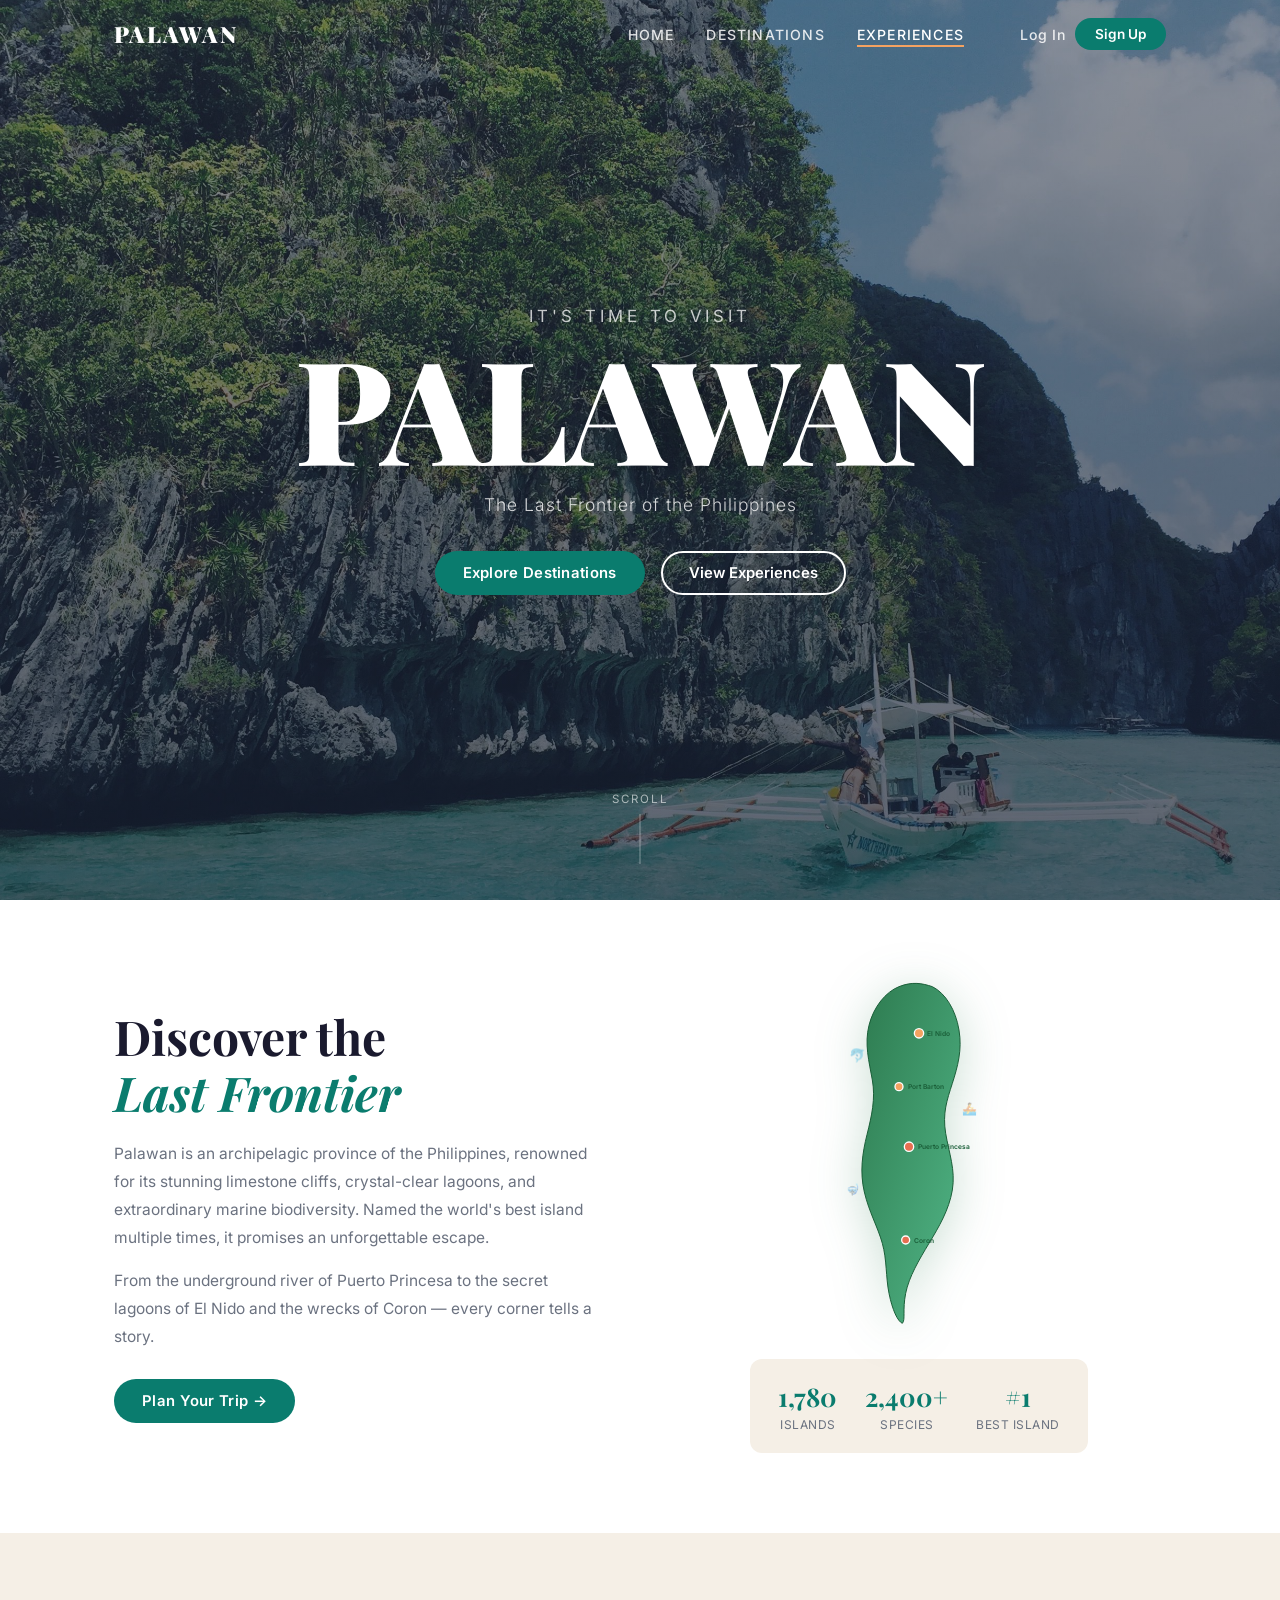
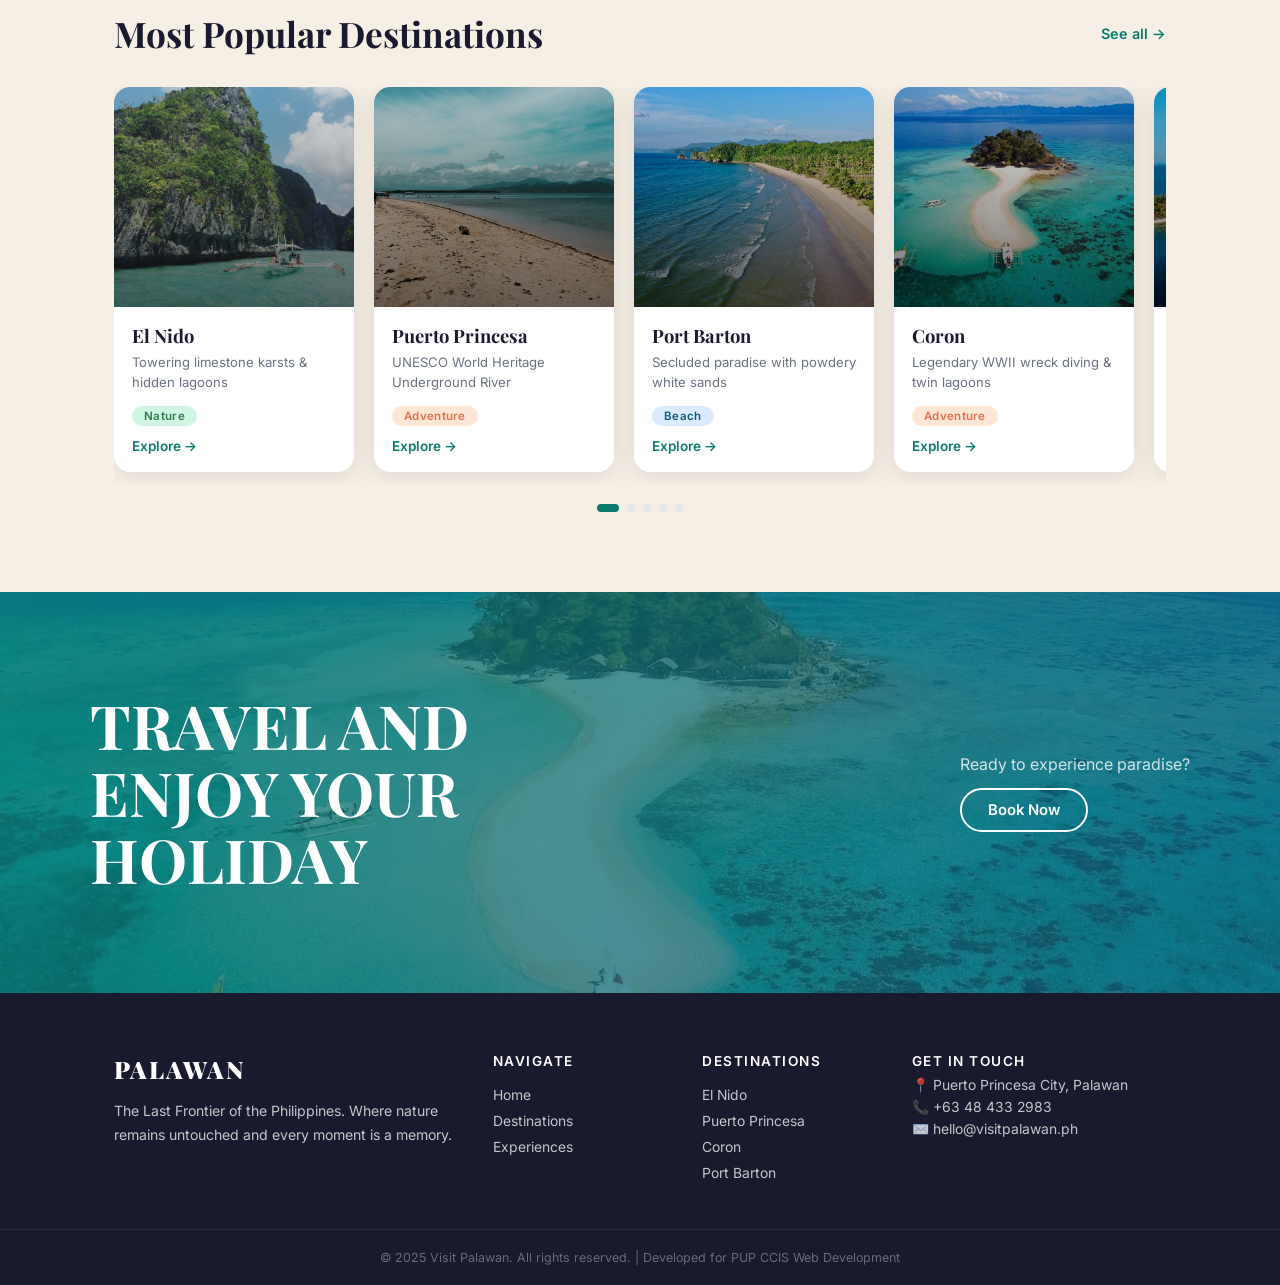
<file: palawan-main/index.html>
<!DOCTYPE html>
<html lang="en">

<head>
  <meta charset="UTF-8" />
  <meta name="viewport" content="width=device-width, initial-scale=1.0" />
  <title>Palawan — The Last Frontier</title>
  <link rel="preconnect" href="https://fonts.googleapis.com" />
  <link
    href="https://fonts.googleapis.com/css2?family=Playfair+Display:wght@700;900&family=Inter:wght@300;400;500;600&family=DM+Serif+Display&display=swap"
    rel="stylesheet" />
  <link rel="stylesheet" href="style.css" />
</head>

<body>

  <!-- ── NAV ── -->
  <nav class="navbar" id="navbar">
    <div class="nav-inner">
      <a href="index.html" class="nav-logo">PALAWAN</a>
      <ul class="nav-links">
        <li><a href="index.html">Home</a></li>
        <li><a href="destinations.html">Destinations</a></li>
        <li><a href="experiences.html" class="active">Experiences</a></li>
        <li><a href="contact.html">Contact</a></li>
      </ul>
      <div class="nav-auth">
        <a href="login.html" class="btn-login" id="navLoginBtn">Log In</a>
        <a href="login.html#signup" class="btn-signup">Sign Up</a>
        <div class="user-menu hidden" id="userMenu">
          <span class="user-greeting" id="userGreeting">Hi, Traveler</span>
          <button class="btn-logout" id="logoutBtn">Log Out</button>
        </div>
      </div>
      <button class="hamburger" id="hamburger" aria-label="Menu">&#9776;</button>
    </div>
    <div class="mobile-menu hidden" id="mobileMenu">
      <a href="index.html">Home</a>
      <a href="destinations.html">Destinations</a>
      <a href="experiences.html">Experiences</a>
      <a href="contact.html">Contact</a>
      <a href="login.html" id="mobileLoginBtn">Log In</a>
    </div>
  </nav>


  <!-- ── HERO ── -->
  <section class="hero">
    <div class="hero-overlay"></div>
    <div class="hero-content">
      <p class="hero-eyebrow">IT'S TIME TO VISIT</p>
      <h1 class="hero-title">PALAWAN</h1>
      <p class="hero-sub">The Last Frontier of the Philippines</p>
      <div class="hero-cta">
        <a href="destinations.html" class="btn-primary">Explore Destinations</a>
        <a href="experiences.html" class="btn-ghost">View Experiences</a>
      </div>
    </div>
    <div class="hero-scroll">
      <span>Scroll</span>
      <div class="scroll-line"></div>
    </div>
  </section>

  <!-- ── INTRO ── -->
  <section class="intro section">
    <div class="container intro-grid">
      <div class="intro-text">
        <h2>Discover the<br /><em>Last Frontier</em></h2>
        <p>Palawan is an archipelagic province of the Philippines, renowned for its stunning limestone cliffs,
          crystal-clear lagoons, and extraordinary marine biodiversity. Named the world's best island multiple times, it
          promises an unforgettable escape.</p>
        <p>From the underground river of Puerto Princesa to the secret lagoons of El Nido and the wrecks of Coron —
          every corner tells a story.</p>
        <a href="destinations.html" class="btn-primary">Plan Your Trip →</a>
      </div>
      <div class="intro-map">
        <div class="map-svg-wrap">
          <!-- Stylized Palawan island shape -->
          <svg viewBox="0 0 240 520" xmlns="http://www.w3.org/2000/svg" class="palawan-map">
            <defs>
              <linearGradient id="islandGrad" x1="0" y1="0" x2="1" y2="1">
                <stop offset="0%" stop-color="#2d7a4f" />
                <stop offset="100%" stop-color="#52b788" />
              </linearGradient>
            </defs>
            <!-- Island body -->
            <path
              d="M140,10 C160,20 175,45 180,75 C185,105 178,130 170,155 C162,180 155,200 160,230 C165,260 175,285 170,315 C165,345 150,370 135,395 C120,420 105,445 100,470 C95,495 100,510 95,515 C88,512 80,495 75,470 C70,445 72,420 65,395 C58,370 45,348 38,318 C31,288 35,260 42,232 C49,204 55,178 50,150 C45,122 38,96 45,68 C52,40 70,18 90,10 C110,2 125,5 140,10 Z"
              fill="url(#islandGrad)" stroke="#1a5e38" stroke-width="1.5" />
            <!-- Location dots -->
            <circle cx="120" cy="80" r="7" fill="#f4a261" stroke="white" stroke-width="2" />
            <text x="132" y="84" font-family="Inter" font-size="10" fill="#1a5e38" font-weight="600">El Nido</text>
            <circle cx="105" cy="250" r="7" fill="#e76f51" stroke="white" stroke-width="2" />
            <text x="118" y="254" font-family="Inter" font-size="10" fill="#1a5e38" font-weight="600">Puerto
              Princesa</text>
            <circle cx="90" cy="160" r="6" fill="#f4a261" stroke="white" stroke-width="2" />
            <text x="103" y="164" font-family="Inter" font-size="10" fill="#1a5e38" font-weight="600">Port Barton</text>
            <circle cx="100" cy="390" r="6" fill="#e76f51" stroke="white" stroke-width="2" />
            <text x="113" y="394" font-family="Inter" font-size="10" fill="#1a5e38" font-weight="600">Coron</text>
            <!-- Decorative sea elements -->
            <text x="15" y="120" font-size="20" opacity="0.4">🐬</text>
            <text x="185" y="200" font-size="18" opacity="0.4">🚣</text>
            <text x="10" y="320" font-size="16" opacity="0.4">🤿</text>
          </svg>
        </div>
        <div class="map-stats">
          <div class="stat"><span class="stat-num">1,780</span><span class="stat-lbl">Islands</span></div>
          <div class="stat"><span class="stat-num">2,400+</span><span class="stat-lbl">Species</span></div>
          <div class="stat"><span class="stat-num">#1</span><span class="stat-lbl">Best Island</span></div>
        </div>
      </div>
    </div>
  </section>

  <!-- ── MOST POPULAR DESTINATIONS ── -->
  <section class="popular section">
    <div class="container">
      <div class="section-head">
        <h2>Most Popular Destinations</h2>
        <a href="destinations.html" class="see-all">See all →</a>
      </div>
      <div class="destinations-slider" id="destSlider">
        <div class="dest-card">
          <div class="dest-img"
            style="background:linear-gradient(to bottom, rgba(0,0,0,0.1), rgba(0,0,0,0.55)), url('El Nido.jpg') center/cover">
          </div>
          <div class="dest-info">
            <h3>El Nido</h3>
            <p>Towering limestone karsts & hidden lagoons</p>
            <span class="dest-tag nature">Nature</span>
            <a href="destinations.html#elnido" class="dest-explore">Explore →</a>
          </div>
        </div>
        <div class="dest-card">
          <div class="dest-img"
            style="background:linear-gradient(to bottom, rgba(0,0,0,0.1), rgba(0,0,0,0.55)), url('Puerto Princesa.jpg') center/cover">
          </div>
          <div class="dest-info">
            <h3>Puerto Princesa</h3>
            <p>UNESCO World Heritage Underground River</p>
            <span class="dest-tag adventure">Adventure</span>
            <a href="destinations.html#puerto" class="dest-explore">Explore →</a>
          </div>
        </div>
        <div class="dest-card">
          <div class="dest-img"
            style="background:linear-gradient(to bottom, rgba(0,0,0,0.1), rgba(0,0,0,0.55)), url('Port Barton.jpg') center/cover">
          </div>
          <div class="dest-info">
            <h3>Port Barton</h3>
            <p>Secluded paradise with powdery white sands</p>
            <span class="dest-tag beach">Beach</span>
            <a href="destinations.html#portbarton" class="dest-explore">Explore →</a>
          </div>
        </div>
        <div class="dest-card">
          <div class="dest-img"
            style="background:linear-gradient(to bottom, rgba(0,0,0,0.1), rgba(0,0,0,0.55)), url('Coron.jpeg') center/cover">
          </div>
          <div class="dest-info">
            <h3>Coron</h3>
            <p>Legendary WWII wreck diving & twin lagoons</p>
            <span class="dest-tag adventure">Adventure</span>
            <a href="destinations.html#coron" class="dest-explore">Explore →</a>
          </div>
        </div>
        <div class="dest-card">
          <div class="dest-img"
            style="background:linear-gradient(to bottom, rgba(0,0,0,0.1), rgba(0,0,0,0.55)), url('San Vicente.jpg') center/cover">
          </div>
          <div class="dest-info">
            <h3>San Vicente</h3>
            <p>Home to the Philippines' longest white beach</p>
            <span class="dest-tag beach">Beach</span>
            <a href="destinations.html#sanvicente" class="dest-explore">Explore →</a>
          </div>
        </div>
      </div>
      <div class="slider-dots" id="sliderDots"></div>
    </div>
  </section>

  <!-- ── CTA BANNER ── -->
  <section class="cta-banner">
    <div class="cta-overlay"></div>
    <div class="cta-content">
      <h2>TRAVEL AND<br />ENJOY YOUR<br />HOLIDAY</h2>
      <div class="cta-right">
        <p>Ready to experience paradise?</p>
        <a href="contact.html" class="btn-primary">Contact Us</a>
        <a href="login.html#signup" class="btn-ghost">Book Now</a>
      </div>
    </div>
  </section>

  <!-- ── FOOTER ── -->
  <footer class="footer">
    <div class="container footer-inner">
      <div class="footer-brand">
        <div class="footer-logo">PALAWAN</div>
        <p>The Last Frontier of the Philippines. Where nature remains untouched and every moment is a memory.</p>
      </div>
      <div class="footer-links">
        <h4>Navigate</h4>
        <a href="index.html">Home</a>
        <a href="destinations.html">Destinations</a>
        <a href="experiences.html">Experiences</a>
        <a href="contact.html">Contact</a>
      </div>
      <div class="footer-links">
        <h4>Destinations</h4>
        <a href="destinations.html#elnido">El Nido</a>
        <a href="destinations.html#puerto">Puerto Princesa</a>
        <a href="destinations.html#coron">Coron</a>
        <a href="destinations.html#portbarton">Port Barton</a>
      </div>
      <div class="footer-contact">
        <h4>Get In Touch</h4>
        <p>📍 Puerto Princesa City, Palawan</p>
        <p>📞 +63 48 433 2983</p>
        <p>✉️ hello@visitpalawan.ph</p>
      </div>
    </div>
    <div class="footer-bottom">
      <p>© 2025 Visit Palawan. All rights reserved. | Developed for PUP CCIS Web Development</p>
    </div>
  </footer>

  <script src="main.js"></script>
</body>

</html>
</file>
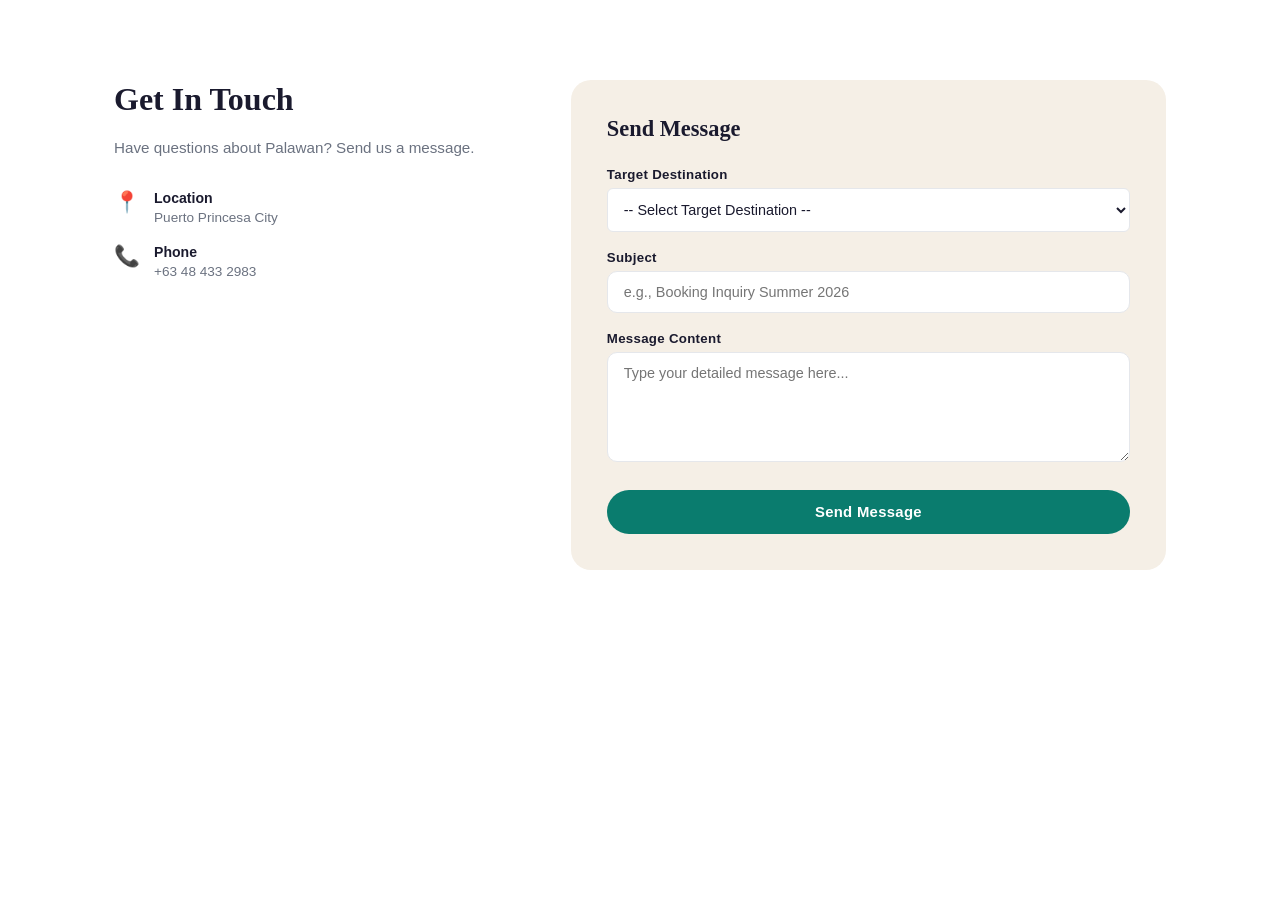
<file: palawan-main/contact.html>
<!DOCTYPE html>
<html lang="en">
<head>
<meta charset="UTF-8">
<meta name="viewport" content="width=device-width, initial-scale=1.0">
<title>Contact | Palawan</title>
<link rel="stylesheet" href="style.css">
</head>
<body>

<section class="contact-section">
<div class="container">

<div class="contact-grid">

<div class="contact-info">
<h2>Get In Touch</h2>
<p>Have questions about Palawan? Send us a message.</p>

<div class="contact-detail">
<div class="contact-detail-icon">📍</div>
<div class="contact-detail-text">
<strong>Location</strong>
<span>Puerto Princesa City</span>
</div>
</div>

<div class="contact-detail">
<div class="contact-detail-icon">📞</div>
<div class="contact-detail-text">
<strong>Phone</strong>
<span>+63 48 433 2983</span>
</div>
</div>

</div>

<div class="contact-form">
<h3>Send Message</h3>

<form id="contactForm">

<div class="form-group">
<label for="inquiryDestination">Target Destination</label>
      <select id="inquiryDestination" required style="width: 100%; padding: 12px; border: 1px solid var(--light-grey); border-radius: 6px; font-family: inherit; background-color: var(--white); color: var(--dark);">
        <option value="">-- Select Target Destination --</option>
        <option value="El Nido">El Nido</option>
        <option value="Coron">Coron</option>
        <option value="Puerto Princesa">Puerto Princesa</option>
        <option value="Balabac">Balabac</option>
      </select>
</div>

<div class="form-group">
      <label for="inquirySubject">Subject</label>
      <input type="text" id="inquirySubject" placeholder="e.g., Booking Inquiry Summer 2026" required>
      <div class="form-error" style="display: none;">Required field</div>
    </div>

<div class="form-group">
      <label for="inquiryMessage">Message Content</label>
      <textarea id="inquiryMessage" placeholder="Type your detailed message here..." required></textarea>
      <div class="form-error" style="display: none;">Required field</div>
    </div>

<button class="btn-primary form-submit">
Send Message
</button>

<div class="form-success" id="formSuccess">
Your message has been sent successfully!
</div>

</form>
</div>

</div>
</div>
</section>

<script src="main.js"></script>
</body>
</html>
</file>
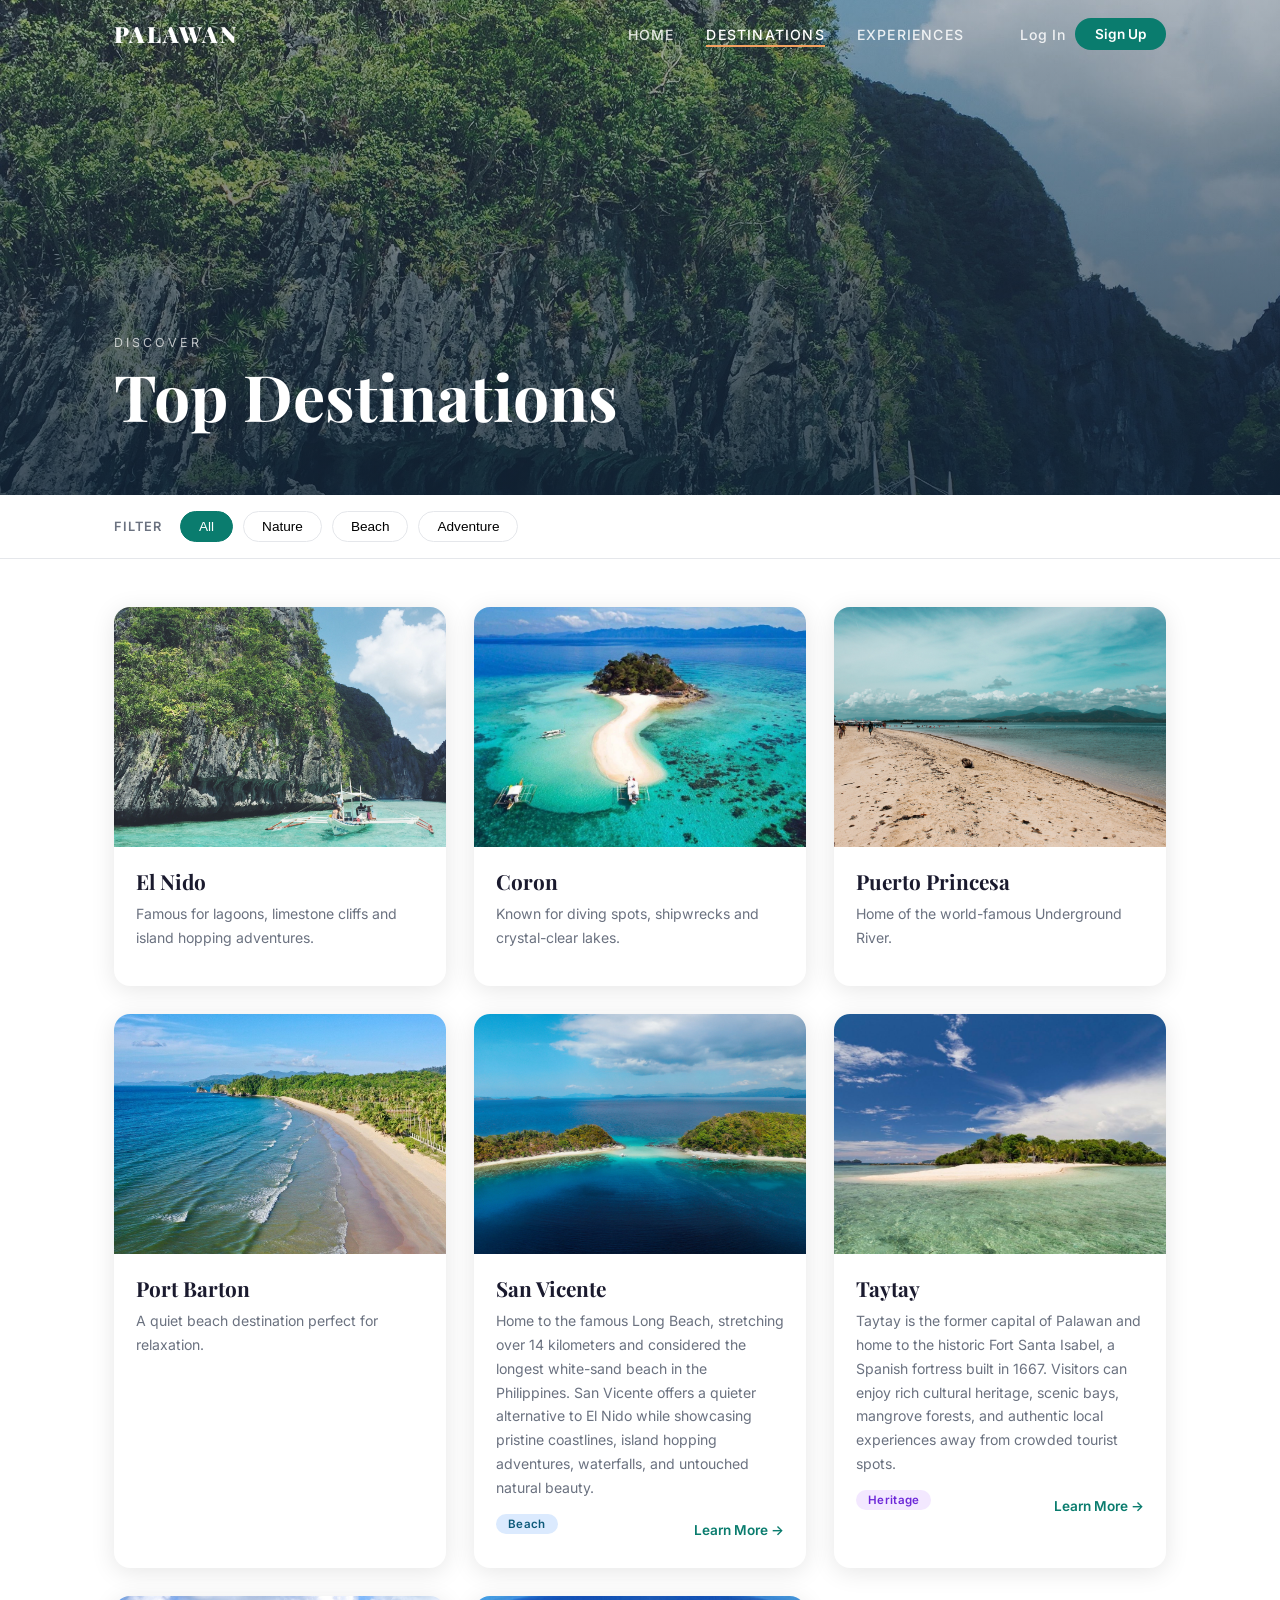
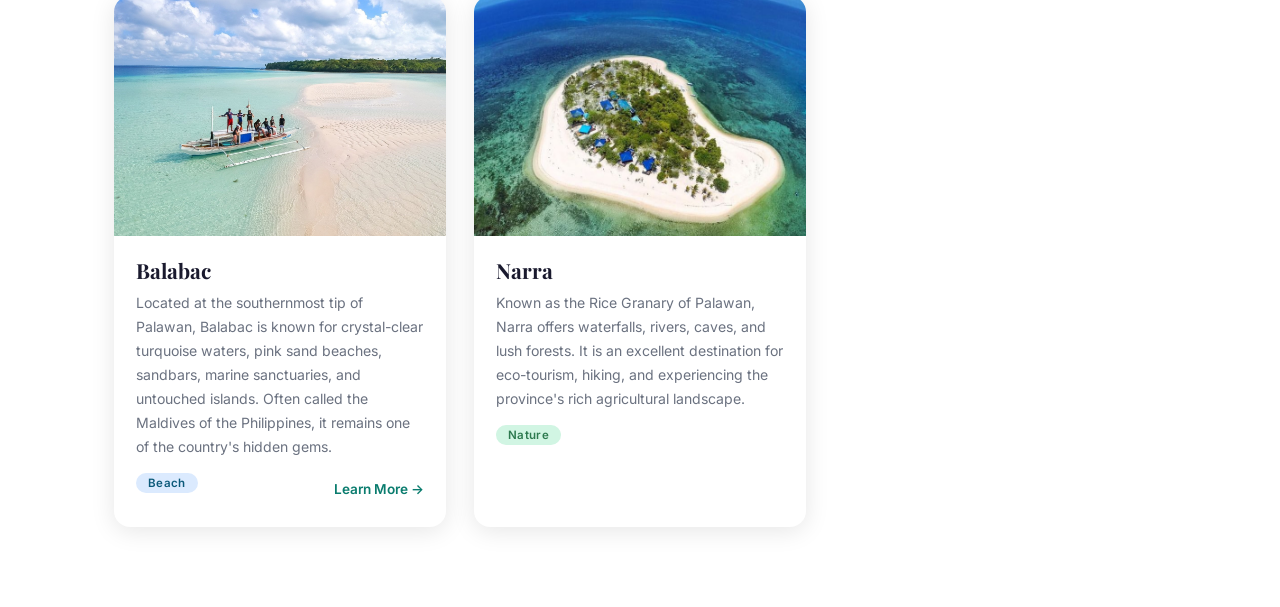
<file: palawan-main/destinations.html>
<!DOCTYPE html>
<html lang="en">

<head>
  <meta charset="UTF-8">
  <meta name="viewport" content="width=device-width, initial-scale=1.0">
  <title>Destinations | Palawan</title>

  <link rel="preconnect" href="https://fonts.googleapis.com">
  <link
    href="https://fonts.googleapis.com/css2?family=Playfair+Display:wght@700;900&family=Inter:wght@300;400;500;600&display=swap"
    rel="stylesheet">

  <link rel="stylesheet" href="style.css">
</head>

<body>

  <nav class="navbar" id="navbar">
    <div class="nav-inner">
      <a href="index.html" class="nav-logo">PALAWAN</a>
      <ul class="nav-links">
        <li><a href="index.html">Home</a></li>
        <li><a href="destinations.html" class="active">Destinations</a></li>
        <li><a href="experiences.html">Experiences</a></li>
        <li><a href="contact.html">Contact</a></li>
      </ul>
      <div class="nav-auth">
        <a href="login.html" class="btn-login" id="navLoginBtn">Log In</a>
        <a href="login.html#signup" class="btn-signup">Sign Up</a>
        <div class="user-menu hidden" id="userMenu">
          <span class="user-greeting" id="userGreeting">Hi, Traveler</span>
          <button class="btn-logout" id="logoutBtn">Log Out</button>
        </div>
      </div>
      <button class="hamburger" id="hamburger" aria-label="Menu">&#9776;</button>
    </div>
    <div class="mobile-menu hidden" id="mobileMenu">
      <a href="index.html">Home</a>
      <a href="destinations.html">Destinations</a>
      <a href="experiences.html">Experiences</a>
      <a href="contact.html">Contact</a>
      <a href="login.html" id="mobileLoginBtn">Log In</a>
    </div>
  </nav>

  <section class="page-hero">
    <div class="page-hero-overlay"></div>

    <div class="page-hero-content">
      <p class="page-eyebrow">DISCOVER</p>
      <h1>Top Destinations</h1>
    </div>
  </section>

  <div class="filter-bar">
    <div class="filter-inner">
      <span class="filter-label">Filter</span>

      <button class="filter-btn active" data-filter="all">All</button>
      <button class="filter-btn" data-filter="nature">Nature</button>
      <button class="filter-btn" data-filter="beach">Beach</button>
      <button class="filter-btn" data-filter="adventure">Adventure</button>
    </div>
  </div>

  <section class="destinations-list">
    <div class="container">
      <div class="dest-list-grid">

        <div class="dest-full-card" id="elnido" data-tag="nature">
          <div class="dest-full-img">
            <div class="dest-full-img-bg" style="background-image:url('El Nido.jpg');"></div>
          </div>
          <div class="dest-full-info">
            <h3>El Nido</h3>
            <p>Famous for lagoons, limestone cliffs and island hopping adventures.</p>
          </div>
        </div>

        <div class="dest-full-card" id="coron" data-tag="adventure">
          <div class="dest-full-img">
            <div class="dest-full-img-bg" style="background-image:url('Coron.jpeg');"></div>
          </div>
          <div class="dest-full-info">
            <h3>Coron</h3>
            <p>Known for diving spots, shipwrecks and crystal-clear lakes.</p>
          </div>
        </div>

        <div class="dest-full-card" id="puerto" data-tag="nature">
          <div class="dest-full-img">
            <div class="dest-full-img-bg" style="background-image:url('Puerto Princesa.jpg');"></div>
          </div>
          <div class="dest-full-info">
            <h3>Puerto Princesa</h3>
            <p>Home of the world-famous Underground River.</p>
          </div>
        </div>

        <div class="dest-full-card" id="portbarton" data-tag="beach">
          <div class="dest-full-img">
            <div class="dest-full-img-bg" style="background-image:url('Port Barton.jpg');"></div>
          </div>
          <div class="dest-full-info">
            <h3>Port Barton</h3>
            <p>A quiet beach destination perfect for relaxation.</p>
          </div>
        </div>

        <div class="dest-full-card" id="sanvicente" data-tag="beach">

          <div class="dest-full-img">
            <div class="dest-full-img-bg" style="background-image:url('San Vicente.jpg');">
            </div>
          </div>

          <div class="dest-full-info">
            <h3>San Vicente</h3>

            <p>
              Home to the famous Long Beach, stretching over 14 kilometers and considered the longest white-sand beach
              in the Philippines. San Vicente offers a quieter alternative to El Nido while showcasing pristine
              coastlines, island hopping adventures, waterfalls, and untouched natural beauty.
            </p>

            <div class="dest-full-footer">
              <span class="dest-tag beach">Beach</span>
              <a href="#" class="dest-explore">Learn More →</a>
            </div>

          </div>
        </div>

        <div class="dest-full-card" id="taytay" data-tag="heritage">

          <div class="dest-full-img">
            <div class="dest-full-img-bg" style="background-image:url('Taytay.jpeg');">
            </div>
          </div>

          <div class="dest-full-info">
            <h3>Taytay</h3>

            <p>
              Taytay is the former capital of Palawan and home to the historic Fort Santa Isabel, a Spanish fortress
              built in 1667. Visitors can enjoy rich cultural heritage, scenic bays, mangrove forests, and authentic
              local experiences away from crowded tourist spots.
            </p>

            <div class="dest-full-footer">
              <span class="dest-tag heritage">Heritage</span>
              <a href="#" class="dest-explore">Learn More →</a>
            </div>

          </div>
        </div>

        <div class="dest-full-card" id="balabac" data-tag="beach">

          <div class="dest-full-img">
            <div class="dest-full-img-bg" style="background-image:url('Balabac.jpg');">
            </div>
          </div>

          <div class="dest-full-info">
            <h3>Balabac</h3>

            <p>
              Located at the southernmost tip of Palawan, Balabac is known for crystal-clear turquoise waters, pink sand
              beaches, sandbars, marine sanctuaries, and untouched islands. Often called the Maldives of the
              Philippines, it remains one of the country's hidden gems.
            </p>

            <div class="dest-full-footer">
              <span class="dest-tag beach">Beach</span>
              <a href="#" class="dest-explore">Learn More →</a>
            </div>

          </div>
        </div>

        <div class="dest-full-card" id="narra" data-tag="nature">

          <div class="dest-full-img">
            <div class="dest-full-img-bg" style="background-image:url('Narra.jpg');">
            </div>
          </div>

          <div class="dest-full-info">
            <h3>Narra</h3>

            <p>
              Known as the Rice Granary of Palawan, Narra offers waterfalls, rivers, caves, and lush forests. It is an
              excellent destination for eco-tourism, hiking, and experiencing the province's rich agricultural
              landscape.
            </p>

            <div class="dest-full-footer">
              <span class="dest-tag nature">Nature</span>
            </div>

          </div>
        </div>

      </div>
    </div>
  </section>

  <script src="main.js"></script>
</body>

</html>
</file>
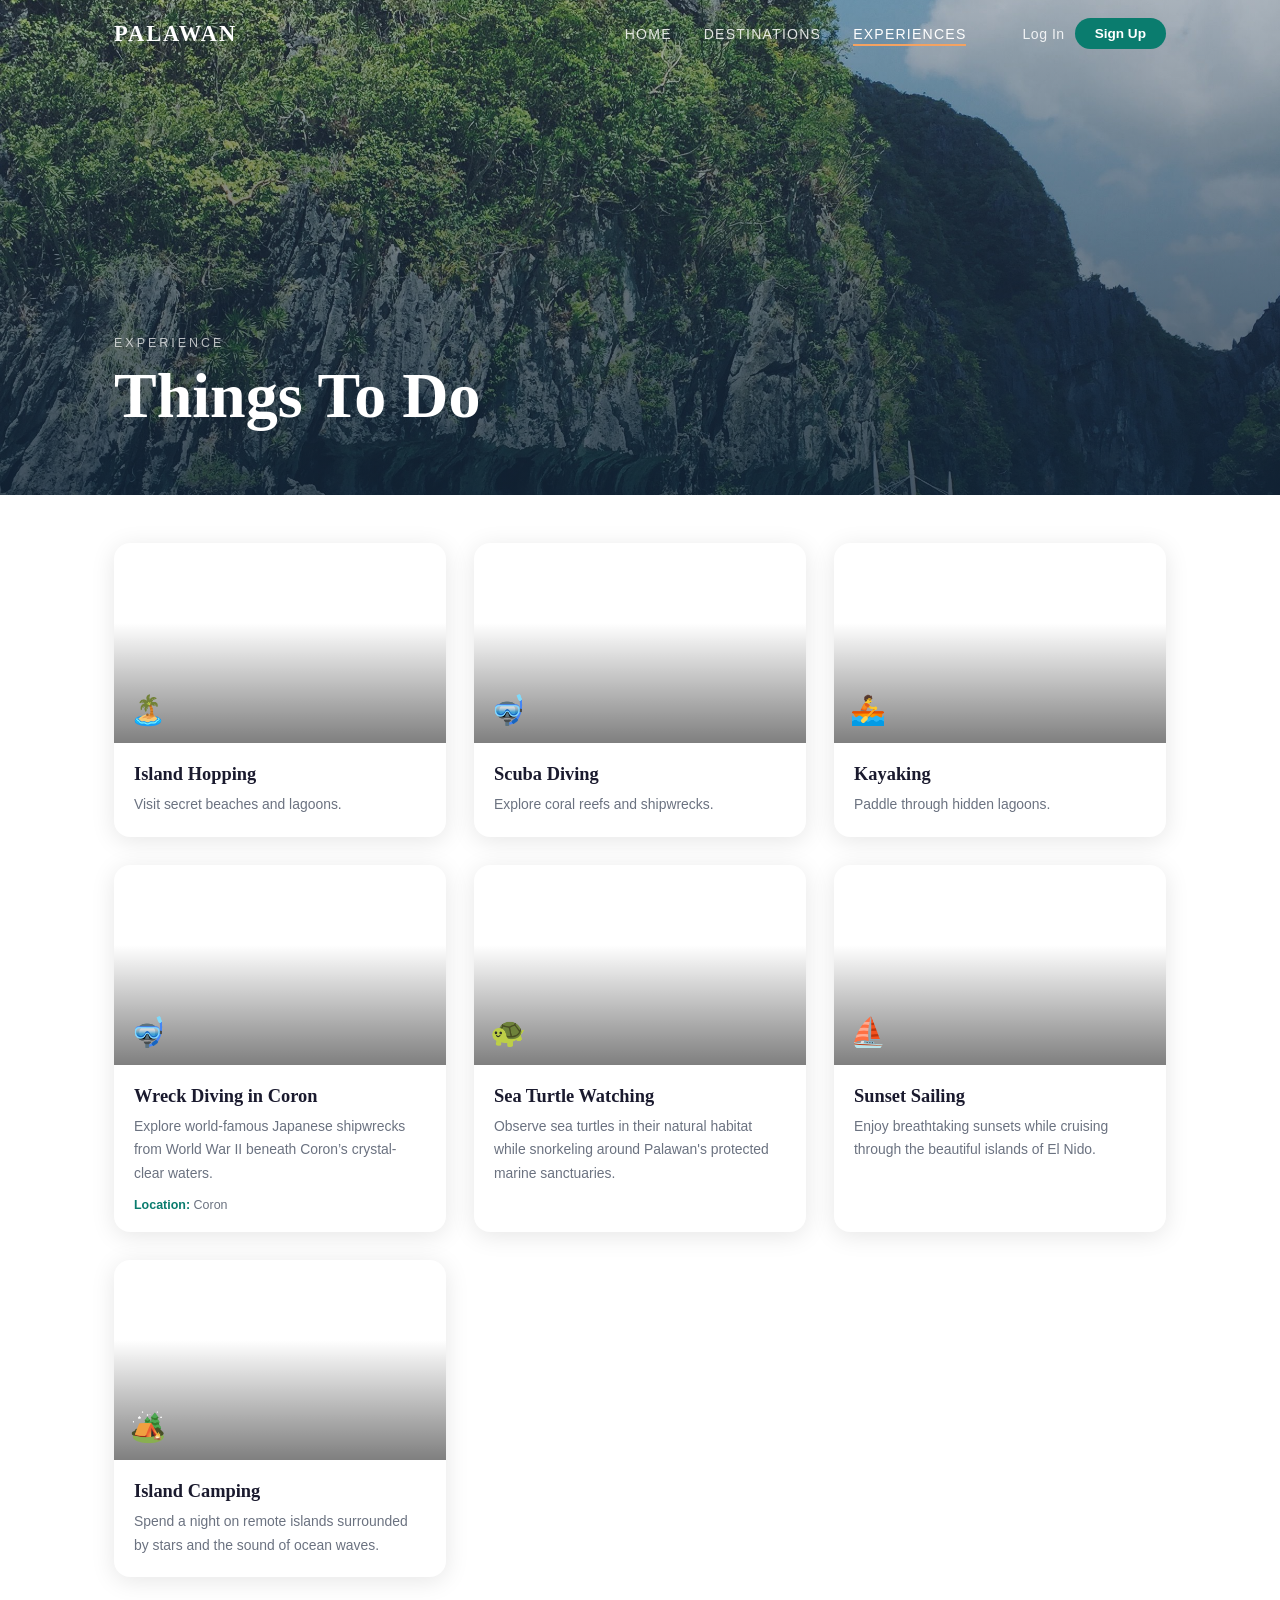
<file: palawan-main/experiences.html>
<!DOCTYPE html>
<html lang="en">
<head>
<meta charset="UTF-8">
<meta name="viewport" content="width=device-width, initial-scale=1.0">
<title>Experiences | Palawan</title>
<link rel="stylesheet" href="style.css">
</head>
<body>

<nav class="navbar" id="navbar">
    <div class="nav-inner">
      <a href="index.html" class="nav-logo">PALAWAN</a>
      <ul class="nav-links">
        <li><a href="index.html">Home</a></li>
        <li><a href="destinations.html">Destinations</a></li>
        <li><a href="experiences.html" class="active">Experiences</a></li>
        <li><a href="contact.html">Contact</a></li>
      </ul>
      <div class="nav-auth">
        <a href="login.html" class="btn-login" id="navLoginBtn">Log In</a>
        <a href="login.html#signup" class="btn-signup">Sign Up</a>
        <div class="user-menu hidden" id="userMenu">
          <span class="user-greeting" id="userGreeting">Hi, Traveler</span>
          <button class="btn-logout" id="logoutBtn">Log Out</button>
        </div>
      </div>
      <button class="hamburger" id="hamburger" aria-label="Menu">&#9776;</button>
    </div>
    <div class="mobile-menu hidden" id="mobileMenu">
      <a href="index.html">Home</a>
      <a href="destinations.html">Destinations</a>
      <a href="experiences.html">Experiences</a>
      <a href="contact.html">Contact</a>
      <a href="login.html" id="mobileLoginBtn">Log In</a>
    </div>
  </nav>

<section class="page-hero">
<div class="page-hero-overlay"></div>

<div class="page-hero-content">
<p class="page-eyebrow">EXPERIENCE</p>
<h1>Things To Do</h1>
</div>
</section>

<section>
<div class="container">
<div class="exp-grid">

<div class="exp-card">
<div class="exp-img" style="background-image:url('https://images.pexels.com/photos/4394296/pexels-photo-4394296.jpeg');">
<span class="exp-icon">🏝️</span>
</div>
<div class="exp-body">
<h3>Island Hopping</h3>
<p>Visit secret beaches and lagoons.</p>
</div>
</div>

<div class="exp-card">
<div class="exp-img" style="background-image:url('https://images.pexels.com/photos/10769610/pexels-photo-10769610.jpeg');">
<span class="exp-icon">🤿</span>
</div>
<div class="exp-body">
<h3>Scuba Diving</h3>
<p>Explore coral reefs and shipwrecks.</p>
</div>
</div>

<div class="exp-card">
<div class="exp-img" style="background-image:url('https://blogger.googleusercontent.com/img/b/R29vZ2xl/AVvXsEi1BYyvJQvoZtYh-bmO-JP-asLrxEbATJNYaWIJsgT8zVVEci_FM_0Nrws0rJg1v7SZeHl-sKq1Klrh4fNZFRy9JB1PUFJczkTHjr1wEnrzWhwWFGOCkBW3nFhiLgeSlr4fEotkb9wwfIYX4Q0PhYrsMvVCnfXEfo7pDmflNU8-gCUKR2ATu2KD63ov8A/s1600/Big%20Lagoon-1.jpg');">
<span class="exp-icon">🚣</span>
</div>
<div class="exp-body">
<h3>Kayaking</h3>
<p>Paddle through hidden lagoons.</p>
</div>
</div>

<div class="exp-card">

<div class="exp-img"
style="background-image:url('https://tinykelsie.com/wp-content/uploads/2016/09/coronbay.jpg');">
<span class="exp-icon">🤿</span>
</div>

<div class="exp-body">
<h3>Wreck Diving in Coron</h3>

<p>
Explore world-famous Japanese shipwrecks from World War II beneath Coron’s crystal-clear waters.
</p>

<div class="exp-meta">
<span><strong>Location:</strong> Coron</span>
</div>

</div>
</div>

<div class="exp-card">

<div class="exp-img"
style="background-image:url('https://images.pexels.com/photos/4618217/pexels-photo-4618217.jpeg');">
<span class="exp-icon">🐢</span>
</div>

<div class="exp-body">
<h3>Sea Turtle Watching</h3>

<p>
Observe sea turtles in their natural habitat while snorkeling around Palawan's protected marine sanctuaries.
</p>

</div>
</div>

<div class="exp-card">

<div class="exp-img"
style="background-image:url('https://d3rr2gvhjw0wwy.cloudfront.net/uploads/activity_headers/320707/2000x2000-0-70-5f5ccf135322121a6f8e26dd24431ae4.jpg');">
<span class="exp-icon">⛵</span>
</div>

<div class="exp-body">
<h3>Sunset Sailing</h3>

<p>
Enjoy breathtaking sunsets while cruising through the beautiful islands of El Nido.
</p>

</div>
</div>

<div class="exp-card">

<div class="exp-img"
style="background-image:url('https://images.pexels.com/photos/27050428/pexels-photo-27050428.jpeg');">
<span class="exp-icon">🏕️</span>
</div>

<div class="exp-body">
<h3>Island Camping</h3>

<p>
Spend a night on remote islands surrounded by stars and the sound of ocean waves.
</p>

</div>
</div>

</div>
</div>
</section>

<script src="main.js"></script>
</body>
</html>
</file>
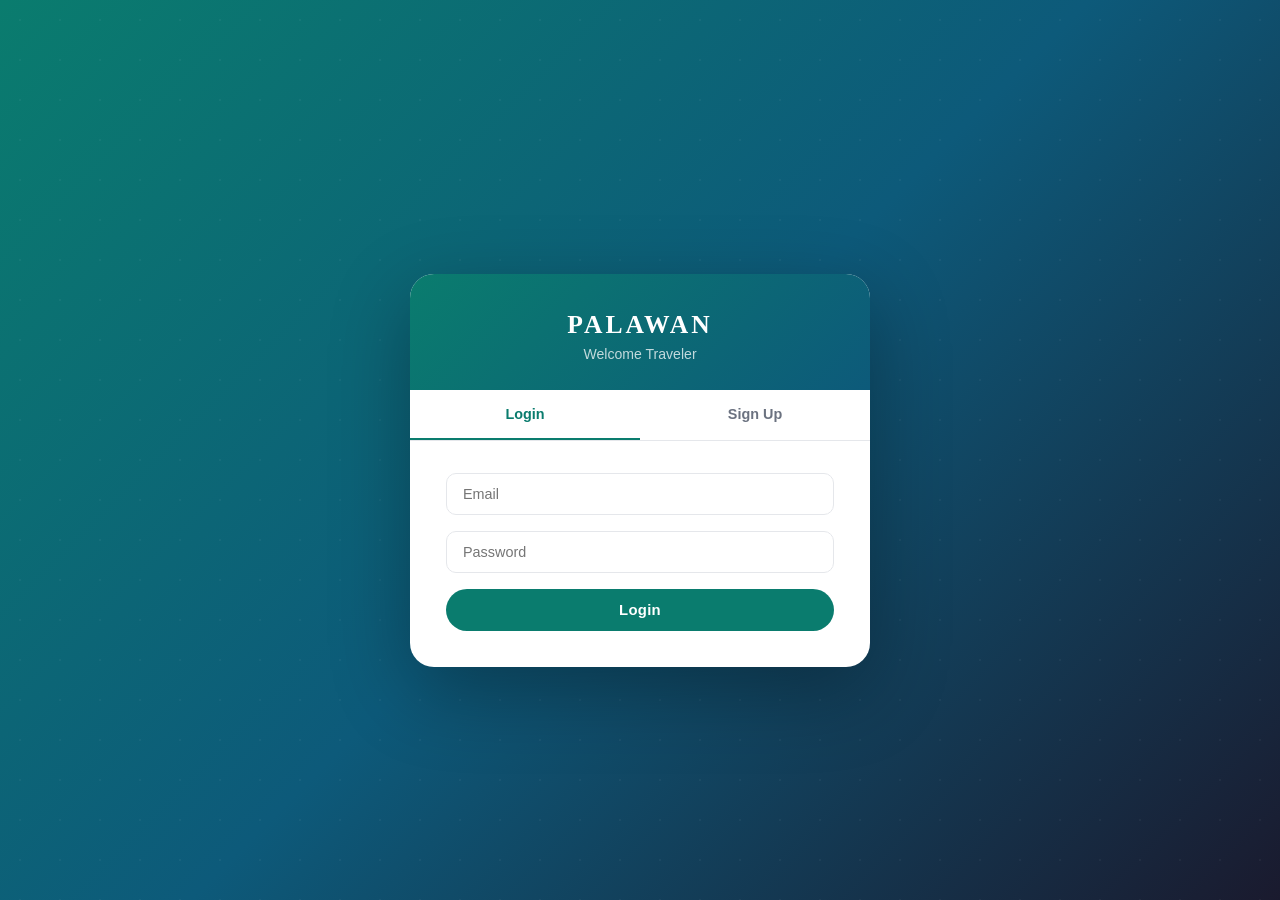
<file: palawan-main/login.html>
<!DOCTYPE html>
<html lang="en">
<head>
<meta charset="UTF-8">
<meta name="viewport" content="width=device-width, initial-scale=1.0">
<title>Login | Palawan</title>
<link rel="stylesheet" href="style.css">
</head>
<body>

<section class="auth-page">
<div class="auth-bg-pattern"></div>

<div class="auth-card">

<div class="auth-header">
<div class="auth-logo">PALAWAN</div>
<p>Welcome Traveler</p>
</div>

<div class="auth-tabs">
<button class="auth-tab active" data-target="loginPanel">Login</button>
<button class="auth-tab" data-target="signupPanel">Sign Up</button>
</div>

<div class="auth-body">

<div class="auth-form-panel active" id="loginPanel">

<div id="loginAlert" class="auth-alert"></div>

<form class="auth-form" id="loginForm">

<div class="form-group">
<input id="loginEmail" type="email" placeholder="Email">
</div>

<div class="form-group">
<input id="loginPass" type="password" placeholder="Password">
</div>

<button class="btn-primary">
Login
</button>

</form>
</div>

<div class="auth-form-panel" id="signupPanel">

<div id="signupAlert" class="auth-alert"></div>

<form class="auth-form" id="signupForm">

<div class="form-group">
<input id="signupName" type="text" placeholder="Full Name">
</div>

<div class="form-group">
<input id="signupEmail" type="email" placeholder="Email">
</div>

<div class="form-group">
<input id="signupPass" type="password" placeholder="Password">
</div>

<div class="form-group">
<input id="signupConfirm" type="password" placeholder="Confirm Password">
</div>

<button class="btn-primary">
Create Account
</button>

</form>
</div>

</div>
</div>
</section>

<script src="main.js"></script>
</body>
</html>
</file>
<file: palawan-main/style.css>
/* ═══════════════════════════════════════════
   PALAWAN TOURISM SITE — STYLESHEET
   Color Palette:
   --teal:   #0a7c6e  (primary action)
   --ocean:  #0d5a7a  (deep navy accent)
   --sand:   #f5efe6  (warm background)
   --leaf:   #2d7a4f  (nature green)
   --coral:  #e76f51  (adventure accent)
   --gold:   #f4a261  (highlight)
   --white:  #ffffff
   --dark:   #1a1a2e
═══════════════════════════════════════════ */

*,
*::before,
*::after {
  box-sizing: border-box;
  margin: 0;
  padding: 0;
}

:root {
  --teal: #0a7c6e;
  --teal-light: #0fa898;
  --ocean: #0d5a7a;
  --sand: #f5efe6;
  --leaf: #2d7a4f;
  --coral: #e76f51;
  --gold: #f4a261;
  --white: #ffffff;
  --dark: #1a1a2e;
  --grey: #6b7280;
  --light-grey: #e5e7eb;
  --radius: 12px;
  --shadow: 0 4px 24px rgba(0, 0, 0, 0.10);
  --shadow-lg: 0 8px 40px rgba(0, 0, 0, 0.18);
}

html {
  scroll-behavior: smooth;
}

body {
  font-family: 'Inter', sans-serif;
  color: var(--dark);
  background: var(--white);
  overflow-x: hidden;
}

h1,
h2,
h3,
h4 {
  font-family: 'Playfair Display', serif;
  line-height: 1.2;
}

em {
  font-style: italic;
  color: var(--teal);
}

a {
  text-decoration: none;
  color: inherit;
}

img {
  max-width: 100%;
  display: block;
}

.container {
  max-width: 1100px;
  margin: 0 auto;
  padding: 0 24px;
}

.section {
  padding: 80px 0;
}

.hidden {
  display: none !important;
}

/* ── BUTTONS ── */
.btn-primary {
  display: inline-block;
  background: var(--teal);
  color: var(--white);
  padding: 13px 28px;
  border-radius: 50px;
  font-weight: 600;
  font-size: 0.93rem;
  letter-spacing: 0.3px;
  transition: background 0.2s, transform 0.15s, box-shadow 0.2s;
  border: none;
  cursor: pointer;
}

.btn-primary:hover {
  background: var(--teal-light);
  transform: translateY(-2px);
  box-shadow: 0 6px 20px rgba(10, 124, 110, 0.35);
}

.btn-ghost {
  display: inline-block;
  border: 2px solid var(--white);
  color: var(--white);
  padding: 11px 26px;
  border-radius: 50px;
  font-weight: 600;
  font-size: 0.93rem;
  transition: background 0.2s, color 0.2s;
  cursor: pointer;
}

.btn-ghost:hover {
  background: var(--white);
  color: var(--teal);
}

.btn-teal-ghost {
  display: inline-block;
  border: 2px solid var(--teal);
  color: var(--teal);
  padding: 11px 26px;
  border-radius: 50px;
  font-weight: 600;
  font-size: 0.93rem;
  transition: background 0.2s, color 0.2s;
  cursor: pointer;
  background: transparent;
}

.btn-teal-ghost:hover {
  background: var(--teal);
  color: var(--white);
}

/* ── NAVBAR ── */
.navbar {
  position: fixed;
  top: 0;
  left: 0;
  right: 0;
  z-index: 1000;
  padding: 0;
  transition: background 0.3s, box-shadow 0.3s;
  background: transparent;
}

.navbar.scrolled {
  background: rgba(26, 26, 46, 0.96);
  box-shadow: 0 2px 20px rgba(0, 0, 0, 0.25);
  backdrop-filter: blur(8px);
}

.nav-inner {
  max-width: 1100px;
  margin: 0 auto;
  padding: 18px 24px;
  display: flex;
  align-items: center;
  gap: 24px;
}

.nav-logo {
  font-family: 'Playfair Display', serif;
  font-size: 1.4rem;
  font-weight: 900;
  color: var(--white);
  letter-spacing: 2px;
  margin-right: auto;
}

.nav-links {
  display: flex;
  gap: 32px;
  list-style: none;
}

.nav-links a {
  color: rgba(255, 255, 255, 0.85);
  font-size: 0.88rem;
  font-weight: 500;
  letter-spacing: 1.2px;
  text-transform: uppercase;
  position: relative;
  transition: color 0.2s;
}

.nav-links a::after {
  content: '';
  position: absolute;
  bottom: -4px;
  left: 0;
  width: 0;
  height: 2px;
  background: var(--gold);
  transition: width 0.25s;
}

.nav-links a:hover,
.nav-links a.active {
  color: var(--white);
}

.nav-links a:hover::after,
.nav-links a.active::after {
  width: 100%;
}

.nav-auth {
  display: flex;
  align-items: center;
  gap: 10px;
}

.btn-login {
  color: rgba(255, 255, 255, 0.85);
  font-size: 0.88rem;
  font-weight: 500;
  letter-spacing: 0.5px;
  transition: color 0.2s;
}

.btn-login:hover {
  color: var(--white);
}

.btn-signup {
  background: var(--teal);
  color: var(--white);
  padding: 8px 20px;
  border-radius: 50px;
  font-size: 0.85rem;
  font-weight: 600;
  transition: background 0.2s;
}

.btn-signup:hover {
  background: var(--teal-light);
}

.user-menu {
  display: flex;
  align-items: center;
  gap: 12px;
}

.user-greeting {
  color: var(--gold);
  font-size: 0.88rem;
  font-weight: 500;
}

.btn-logout {
  background: transparent;
  border: 1px solid rgba(255, 255, 255, 0.4);
  color: rgba(255, 255, 255, 0.8);
  padding: 6px 14px;
  border-radius: 50px;
  font-size: 0.82rem;
  cursor: pointer;
  transition: all 0.2s;
}

.btn-logout:hover {
  border-color: var(--coral);
  color: var(--coral);
}

.hamburger {
  display: none;
  background: none;
  border: none;
  color: var(--white);
  font-size: 1.5rem;
  cursor: pointer;
}

.mobile-menu {
  background: rgba(26, 26, 46, 0.98);
  padding: 16px 24px;
  display: flex;
  flex-direction: column;
  gap: 14px;
}

.mobile-menu a {
  color: var(--white);
  font-size: 0.95rem;
  font-weight: 500;
}

/* ── HERO ── */
.hero {
  position: relative;
  height: 100vh;
  min-height: 600px;
  display: flex;
  align-items: center;
  justify-content: center;
  background: url('El Nido.jpg') center/cover no-repeat;
  overflow: hidden;
}

.hero-overlay {
  position: absolute;
  inset: 0;
  background: linear-gradient(to bottom, rgba(10, 20, 40, 0.45) 0%, rgba(10, 20, 40, 0.65) 100%);
}

.hero-content {
  position: relative;
  z-index: 2;
  text-align: center;
  padding: 0 24px;
}

.hero-eyebrow {
  color: rgba(255, 255, 255, 0.75);
  font-size: 1.05rem;
  font-weight: 400;
  letter-spacing: 4px;
  text-transform: uppercase;
  margin-bottom: 8px;
}

.hero-title {
  font-family: 'Playfair Display', serif;
  font-size: clamp(4rem, 12vw, 9rem);
  font-weight: 900;
  color: var(--white);
  line-height: 1;
  letter-spacing: -1px;
  text-shadow: 0 4px 30px rgba(0, 0, 0, 0.3);
}

.hero-sub {
  color: rgba(255, 255, 255, 0.8);
  font-size: 1.1rem;
  margin: 16px 0 36px;
  font-weight: 300;
  letter-spacing: 1px;
}

.hero-cta {
  display: flex;
  gap: 16px;
  justify-content: center;
  flex-wrap: wrap;
}

.hero-scroll {
  position: absolute;
  bottom: 36px;
  left: 50%;
  transform: translateX(-50%);
  z-index: 2;
  text-align: center;
  color: rgba(255, 255, 255, 0.6);
  font-size: 0.72rem;
  letter-spacing: 2px;
  text-transform: uppercase;
}

.scroll-line {
  width: 1px;
  height: 50px;
  background: rgba(255, 255, 255, 0.4);
  margin: 8px auto 0;
  animation: scrollPulse 1.8s ease-in-out infinite;
}

@keyframes scrollPulse {

  0%,
  100% {
    opacity: 0.3;
    transform: scaleY(0.8);
  }

  50% {
    opacity: 1;
    transform: scaleY(1);
  }
}

/* ── INTRO ── */
.intro {
  background: var(--white);
}

.intro-grid {
  display: grid;
  grid-template-columns: 1fr 1fr;
  gap: 64px;
  align-items: center;
}

.intro-text h2 {
  font-size: clamp(2rem, 4vw, 3rem);
  margin-bottom: 20px;
  line-height: 1.15;
}

.intro-text p {
  color: var(--grey);
  line-height: 1.8;
  margin-bottom: 16px;
  font-size: 0.97rem;
}

.intro-text .btn-primary {
  margin-top: 12px;
}

.intro-map {
  display: flex;
  flex-direction: column;
  align-items: center;
  gap: 28px;
}

.palawan-map {
  width: 160px;
  filter: drop-shadow(0 8px 24px rgba(45, 122, 79, 0.25));
}

.map-stats {
  display: flex;
  gap: 28px;
  background: var(--sand);
  border-radius: var(--radius);
  padding: 20px 28px;
}

.stat {
  text-align: center;
}

.stat-num {
  display: block;
  font-family: 'Playfair Display', serif;
  font-size: 1.6rem;
  font-weight: 700;
  color: var(--teal);
}

.stat-lbl {
  font-size: 0.75rem;
  color: var(--grey);
  letter-spacing: 0.5px;
  text-transform: uppercase;
}

/* ── POPULAR DESTINATIONS ── */
.popular {
  background: var(--sand);
}

.section-head {
  display: flex;
  align-items: center;
  justify-content: space-between;
  margin-bottom: 32px;
}

.section-head h2 {
  font-size: clamp(1.6rem, 3vw, 2.2rem);
}

.see-all {
  color: var(--teal);
  font-size: 0.9rem;
  font-weight: 600;
  transition: gap 0.2s;
}

.see-all:hover {
  text-decoration: underline;
}

.destinations-slider {
  display: flex;
  gap: 20px;
  overflow-x: auto;
  scroll-snap-type: x mandatory;
  scrollbar-width: none;
  -ms-overflow-style: none;
  padding-bottom: 12px;
}

.destinations-slider::-webkit-scrollbar {
  display: none;
}

.dest-card {
  min-width: 240px;
  flex: 0 0 240px;
  background: var(--white);
  border-radius: 16px;
  overflow: hidden;
  box-shadow: var(--shadow);
  scroll-snap-align: start;
  transition: transform 0.25s, box-shadow 0.25s;
}

.dest-card:hover {
  transform: translateY(-6px);
  box-shadow: var(--shadow-lg);
}

.dest-img {
  height: 220px;
  transition: transform 0.4s;
}

.dest-card:hover .dest-img {
  transform: scale(1.04);
}

.dest-info {
  padding: 18px;
}

.dest-info h3 {
  font-size: 1.15rem;
  margin-bottom: 6px;
  color: var(--dark);
}

.dest-info p {
  font-size: 0.82rem;
  color: var(--grey);
  line-height: 1.5;
  margin-bottom: 12px;
}

.dest-tag {
  display: inline-block;
  padding: 3px 12px;
  border-radius: 50px;
  font-size: 0.72rem;
  font-weight: 600;
  letter-spacing: 0.3px;
  margin-bottom: 12px;
}

.dest-tag.nature {
  background: #d1f5e3;
  color: var(--leaf);
}

.dest-tag.beach {
  background: #dbeafe;
  color: var(--ocean);
}

.dest-tag.adventure {
  background: #fce7d6;
  color: var(--coral);
}

.dest-tag.heritage {
  background: #f3e8ff;
  color: #6d28d9;
}

.dest-explore {
  color: var(--teal);
  font-size: 0.85rem;
  font-weight: 600;
  display: block;
  transition: transform 0.2s;
}

.dest-explore:hover {
  transform: translateX(4px);
}

.slider-dots {
  display: flex;
  gap: 8px;
  justify-content: center;
  margin-top: 20px;
}

.dot {
  width: 8px;
  height: 8px;
  border-radius: 50%;
  background: var(--light-grey);
  cursor: pointer;
  transition: all 0.2s;
}

.dot.active {
  background: var(--teal);
  width: 22px;
  border-radius: 4px;
}

/* ── CTA BANNER ── */
.cta-banner {
  position: relative;
  padding: 100px 24px;
  background: url('Coron.jpeg') center/cover no-repeat;
  display: flex;
  align-items: center;
}

.cta-overlay {
  position: absolute;
  inset: 0;
  background: linear-gradient(135deg, rgba(10, 124, 110, 0.78) 0%, rgba(13, 90, 122, 0.72) 100%);
}

.cta-content {
  position: relative;
  z-index: 2;
  max-width: 1100px;
  margin: 0 auto;
  width: 100%;
  display: flex;
  align-items: center;
  justify-content: space-between;
  gap: 40px;
  flex-wrap: wrap;
}

.cta-content h2 {
  font-size: clamp(2.2rem, 5vw, 3.8rem);
  color: var(--white);
  line-height: 1.1;
}

.cta-right {
  display: flex;
  flex-direction: column;
  gap: 14px;
}

.cta-right p {
  color: rgba(255, 255, 255, 0.8);
  font-size: 1rem;
}

.cta-right .btn-primary,
.cta-right .btn-ghost {
  width: fit-content;
}

/* ── FOOTER ── */
.footer {
  background: var(--dark);
  color: rgba(255, 255, 255, 0.75);
  padding: 60px 0 0;
}

.footer-inner {
  display: grid;
  grid-template-columns: 2fr 1fr 1fr 1.5fr;
  gap: 40px;
  padding-bottom: 48px;
}

.footer-logo {
  font-family: 'Playfair Display', serif;
  font-size: 1.5rem;
  font-weight: 900;
  color: var(--white);
  letter-spacing: 2px;
  margin-bottom: 14px;
}

.footer-brand p {
  font-size: 0.88rem;
  line-height: 1.7;
}

.footer-links {
  display: flex;
  flex-direction: column;
  gap: 10px;
}

.footer-links h4,
.footer-contact h4 {
  color: var(--white);
  font-size: 0.85rem;
  letter-spacing: 1.5px;
  text-transform: uppercase;
  margin-bottom: 8px;
  font-family: 'Inter', sans-serif;
  font-weight: 600;
}

.footer-links a {
  font-size: 0.87rem;
  transition: color 0.2s;
}

.footer-links a:hover {
  color: var(--gold);
}

.footer-contact p {
  font-size: 0.87rem;
  margin-bottom: 6px;
}

.footer-bottom {
  border-top: 1px solid rgba(255, 255, 255, 0.08);
  padding: 20px 24px;
  text-align: center;
  font-size: 0.78rem;
  color: rgba(255, 255, 255, 0.35);
}

/* ═══════════════════════════════════
   DESTINATIONS PAGE
═══════════════════════════════════ */
.page-hero {
  position: relative;
  height: 55vh;
  min-height: 380px;
  display: flex;
  align-items: flex-end;
  padding-bottom: 60px;
  background: url('El Nido.jpg') center/cover;
}

.page-hero-overlay {
  position: absolute;
  inset: 0;
  background: linear-gradient(to bottom, rgba(10, 30, 50, 0.3) 0%, rgba(10, 30, 50, 0.75) 100%);
}

.page-hero-content {
  position: relative;
  z-index: 2;
  color: var(--white);
  max-width: 1100px;
  margin: 0 auto;
  padding: 0 24px;
  width: 100%;
}

.page-eyebrow {
  font-size: 0.78rem;
  letter-spacing: 3px;
  text-transform: uppercase;
  opacity: 0.7;
  margin-bottom: 8px;
}

.page-hero-content h1 {
  font-size: clamp(2.4rem, 5vw, 4rem);
}

/* Filter Bar */
.filter-bar {
  background: var(--white);
  border-bottom: 1px solid var(--light-grey);
  position: sticky;
  top: 70px;
  z-index: 100;
}

.filter-inner {
  max-width: 1100px;
  margin: 0 auto;
  padding: 16px 24px;
  display: flex;
  align-items: center;
  gap: 10px;
  flex-wrap: wrap;
}

.filter-label {
  font-size: 0.8rem;
  font-weight: 600;
  color: var(--grey);
  letter-spacing: 1px;
  text-transform: uppercase;
  margin-right: 8px;
}

.filter-btn {
  padding: 7px 18px;
  border-radius: 50px;
  border: 1.5px solid var(--light-grey);
  background: var(--white);
  font-size: 0.85rem;
  font-weight: 500;
  cursor: pointer;
  transition: all 0.2s;
}

.filter-btn:hover,
.filter-btn.active {
  background: var(--teal);
  color: var(--white);
  border-color: var(--teal);
}

/* Destination List */
.destinations-list {
  padding: 48px 0 80px;
}

.dest-list-grid {
  display: grid;
  grid-template-columns: repeat(auto-fill, minmax(300px, 1fr));
  gap: 28px;
}

.dest-full-card {
  border-radius: 16px;
  overflow: hidden;
  box-shadow: var(--shadow);
  background: var(--white);
  transition: transform 0.25s, box-shadow 0.25s;
}

.dest-full-card:hover {
  transform: translateY(-6px);
  box-shadow: var(--shadow-lg);
}

.dest-full-img {
  height: 240px;
  position: relative;
  overflow: hidden;
}

.dest-full-img-bg {
  width: 100%;
  height: 100%;
  background-size: cover;
  background-position: center;
  transition: transform 0.4s;
}

.dest-full-card:hover .dest-full-img-bg {
  transform: scale(1.06);
}

.dest-full-info {
  padding: 22px;
}

.dest-full-info h3 {
  font-size: 1.3rem;
  margin-bottom: 8px;
}

.dest-full-info p {
  font-size: 0.88rem;
  color: var(--grey);
  line-height: 1.7;
  margin-bottom: 14px;
}

.dest-full-footer {
  display: flex;
  align-items: center;
  justify-content: space-between;
}

/* ═══════════════════════════════════
   EXPERIENCES PAGE
═══════════════════════════════════ */
.exp-grid {
  display: grid;
  grid-template-columns: repeat(auto-fill, minmax(300px, 1fr));
  gap: 28px;
  padding: 48px 0 80px;
}

.exp-card {
  border-radius: 16px;
  overflow: hidden;
  background: var(--white);
  box-shadow: var(--shadow);
  transition: transform 0.25s, box-shadow 0.25s;
}

.exp-card:hover {
  transform: translateY(-5px);
  box-shadow: var(--shadow-lg);
}

.exp-img {
  height: 200px;
  background-size: cover;
  background-position: center;
  position: relative;
}

.exp-img::after {
  content: '';
  position: absolute;
  inset: 0;
  background: linear-gradient(to bottom, transparent 40%, rgba(0, 0, 0, 0.5) 100%);
}

.exp-icon {
  position: absolute;
  bottom: 16px;
  left: 16px;
  z-index: 2;
  font-size: 1.8rem;
}

.exp-body {
  padding: 20px;
}

.exp-body h3 {
  font-size: 1.15rem;
  margin-bottom: 8px;
}

.exp-body p {
  font-size: 0.87rem;
  color: var(--grey);
  line-height: 1.7;
}

.exp-meta {
  display: flex;
  gap: 16px;
  margin-top: 12px;
}

.exp-meta span {
  font-size: 0.78rem;
  color: var(--grey);
}

.exp-meta strong {
  color: var(--teal);
}

/* ═══════════════════════════════════
   CONTACT PAGE
═══════════════════════════════════ */
.contact-section {
  padding: 80px 0;
}

.contact-grid {
  display: grid;
  grid-template-columns: 1fr 1.5fr;
  gap: 60px;
  align-items: start;
}

.contact-info h2 {
  font-size: 2rem;
  margin-bottom: 16px;
}

.contact-info p {
  color: var(--grey);
  line-height: 1.8;
  margin-bottom: 28px;
  font-size: 0.95rem;
}

.contact-detail {
  display: flex;
  gap: 14px;
  align-items: flex-start;
  margin-bottom: 18px;
}

.contact-detail-icon {
  font-size: 1.3rem;
  flex-shrink: 0;
}

.contact-detail-text strong {
  display: block;
  font-size: 0.88rem;
  color: var(--dark);
  margin-bottom: 2px;
}

.contact-detail-text span {
  font-size: 0.85rem;
  color: var(--grey);
}

.contact-form {
  background: var(--sand);
  border-radius: 20px;
  padding: 36px;
}

.contact-form h3 {
  font-size: 1.4rem;
  margin-bottom: 24px;
}

.form-group {
  margin-bottom: 18px;
}

.form-group label {
  display: block;
  font-size: 0.83rem;
  font-weight: 600;
  color: var(--dark);
  margin-bottom: 6px;
  letter-spacing: 0.3px;
}

.form-group input,
.form-group select,
.form-group textarea {
  width: 100%;
  padding: 12px 16px;
  border: 1.5px solid var(--light-grey);
  border-radius: 10px;
  background: var(--white);
  font-family: 'Inter', sans-serif;
  font-size: 0.9rem;
  color: var(--dark);
  transition: border-color 0.2s, box-shadow 0.2s;
  outline: none;
}

.form-group input:focus,
.form-group select:focus,
.form-group textarea:focus {
  border-color: var(--teal);
  box-shadow: 0 0 0 3px rgba(10, 124, 110, 0.12);
}

.form-group textarea {
  resize: vertical;
  min-height: 110px;
}

.form-row {
  display: grid;
  grid-template-columns: 1fr 1fr;
  gap: 14px;
}

.form-submit {
  width: 100%;
  padding: 14px;
  margin-top: 6px;
}

.form-error {
  color: var(--coral);
  font-size: 0.78rem;
  margin-top: 4px;
  display: none;
}

.form-success {
  background: #d1f5e3;
  color: var(--leaf);
  padding: 14px 18px;
  border-radius: 10px;
  font-size: 0.9rem;
  display: none;
  margin-top: 14px;
}

/* ═══════════════════════════════════
   LOGIN / SIGNUP PAGE
═══════════════════════════════════ */
.auth-page {
  min-height: 100vh;
  display: flex;
  align-items: center;
  justify-content: center;
  background: linear-gradient(135deg, #0a7c6e 0%, #0d5a7a 50%, #1a1a2e 100%);
  padding: 100px 24px 60px;
  position: relative;
}

.auth-bg-pattern {
  position: absolute;
  inset: 0;
  opacity: 0.04;
  background-image: radial-gradient(circle, white 1px, transparent 1px);
  background-size: 40px 40px;
}

.auth-card {
  position: relative;
  z-index: 2;
  background: var(--white);
  border-radius: 24px;
  box-shadow: 0 24px 80px rgba(0, 0, 0, 0.3);
  width: 100%;
  max-width: 460px;
  overflow: hidden;
}

.auth-header {
  background: linear-gradient(135deg, var(--teal), var(--ocean));
  padding: 36px 36px 28px;
  text-align: center;
}

.auth-logo {
  font-family: 'Playfair Display', serif;
  font-size: 1.6rem;
  font-weight: 900;
  color: var(--white);
  letter-spacing: 3px;
  margin-bottom: 6px;
}

.auth-header p {
  color: rgba(255, 255, 255, 0.75);
  font-size: 0.88rem;
}

.auth-tabs {
  display: flex;
  border-bottom: 1px solid var(--light-grey);
}

.auth-tab {
  flex: 1;
  padding: 16px;
  background: none;
  border: none;
  cursor: pointer;
  font-family: 'Inter', sans-serif;
  font-size: 0.9rem;
  font-weight: 600;
  color: var(--grey);
  border-bottom: 2px solid transparent;
  transition: all 0.2s;
}

.auth-tab.active {
  color: var(--teal);
  border-bottom-color: var(--teal);
}

.auth-body {
  padding: 32px 36px 36px;
}

.auth-form {
  display: flex;
  flex-direction: column;
  gap: 16px;
}

.auth-form-panel {
  display: none;
}

.auth-form-panel.active {
  display: flex;
  flex-direction: column;
  gap: 16px;
}

.auth-body .form-group {
  margin-bottom: 0;
}

.auth-divider {
  text-align: center;
  font-size: 0.78rem;
  color: var(--grey);
  position: relative;
  margin: 4px 0;
}

.auth-divider::before,
.auth-divider::after {
  content: '';
  position: absolute;
  top: 50%;
  width: calc(50% - 24px);
  height: 1px;
  background: var(--light-grey);
}

.auth-divider::before {
  left: 0;
}

.auth-divider::after {
  right: 0;
}

.auth-link {
  text-align: center;
  font-size: 0.83rem;
  color: var(--grey);
}

.auth-link a {
  color: var(--teal);
  font-weight: 600;
}

.auth-alert {
  padding: 10px 14px;
  border-radius: 8px;
  font-size: 0.83rem;
  margin-bottom: 4px;
  display: none;
}

.auth-alert.error {
  background: #fee2e2;
  color: #b91c1c;
}

.auth-alert.success {
  background: #d1f5e3;
  color: var(--leaf);
}

/* ═══════════════════════════════════
   RESPONSIVE
═══════════════════════════════════ */
@media (max-width: 900px) {
  .intro-grid {
    grid-template-columns: 1fr;
    gap: 40px;
  }

  .intro-map {
    flex-direction: row;
    justify-content: center;
  }

  .footer-inner {
    grid-template-columns: 1fr 1fr;
    gap: 32px;
  }

  .contact-grid {
    grid-template-columns: 1fr;
  }
}

@media (max-width: 700px) {

  .nav-links,
  .nav-auth {
    display: none;
  }

  .hamburger {
    display: block;
  }

  .section {
    padding: 56px 0;
  }

  .footer-inner {
    grid-template-columns: 1fr;
    gap: 28px;
  }

  .cta-content {
    flex-direction: column;
    text-align: center;
  }

  .cta-right {
    align-items: center;
  }

  .form-row {
    grid-template-columns: 1fr;
  }

  .dest-card {
    min-width: 200px;
    flex: 0 0 200px;
  }
}

@media (max-width: 480px) {
  .auth-body {
    padding: 24px 20px 28px;
  }

  .auth-header {
    padding: 28px 20px 20px;
  }

  .page-hero {
    height: 40vh;
  }
}

/* ── SCROLL REVEAL ANIMATION ── */
.reveal {
  opacity: 0;
  transform: translateY(30px);
  transition: opacity 0.6s ease, transform 0.6s ease;
}

.reveal.visible {
  opacity: 1;
  transform: translateY(0);
}

/* ── TOAST NOTIFICATION ── */
.toast {
  position: fixed;
  bottom: 28px;
  right: 28px;
  z-index: 9999;
  background: var(--dark);
  color: var(--white);
  padding: 14px 22px;
  border-radius: 12px;
  font-size: 0.88rem;
  box-shadow: var(--shadow-lg);
  transform: translateY(100px);
  opacity: 0;
  transition: all 0.35s cubic-bezier(0.34, 1.56, 0.64, 1);
}

.toast.show {
  transform: translateY(0);
  opacity: 1;
}

.toast.success {
  border-left: 4px solid var(--teal);
}

.toast.error {
  border-left: 4px solid var(--coral);
}
</file>
